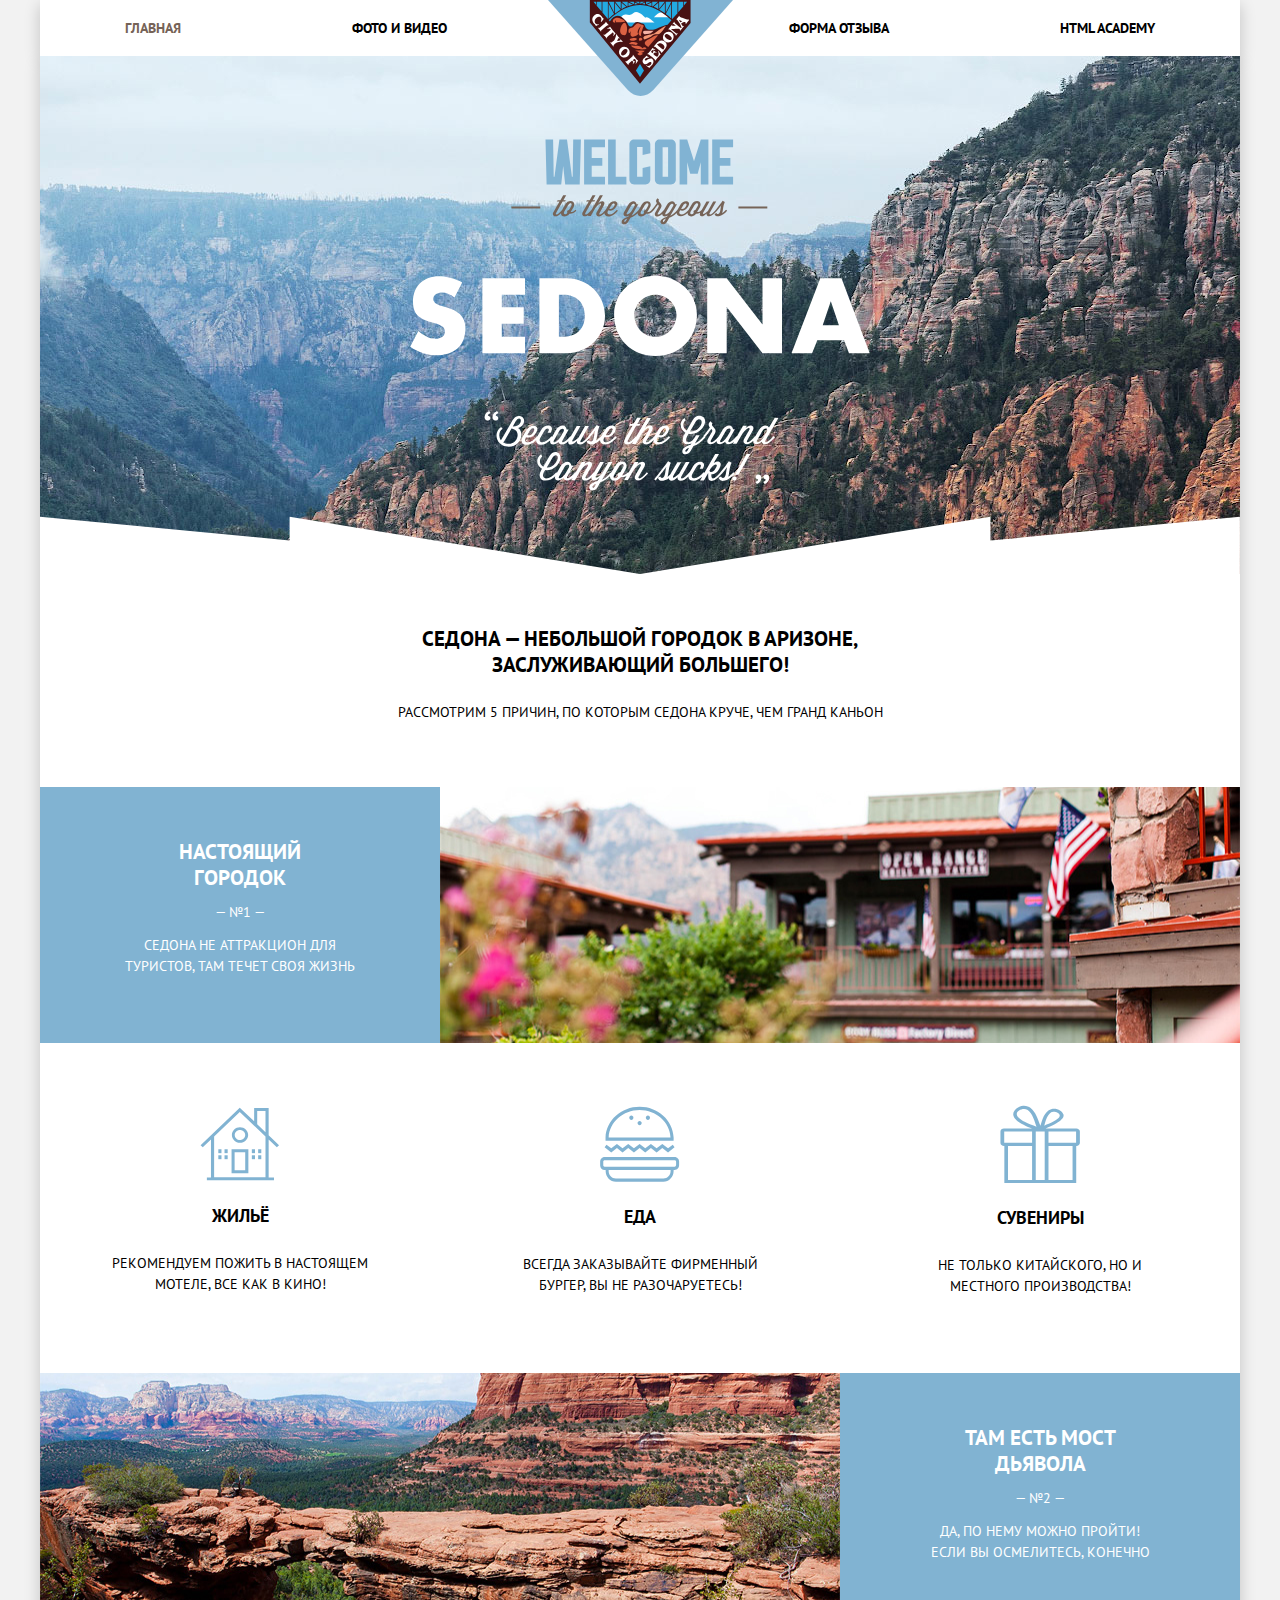
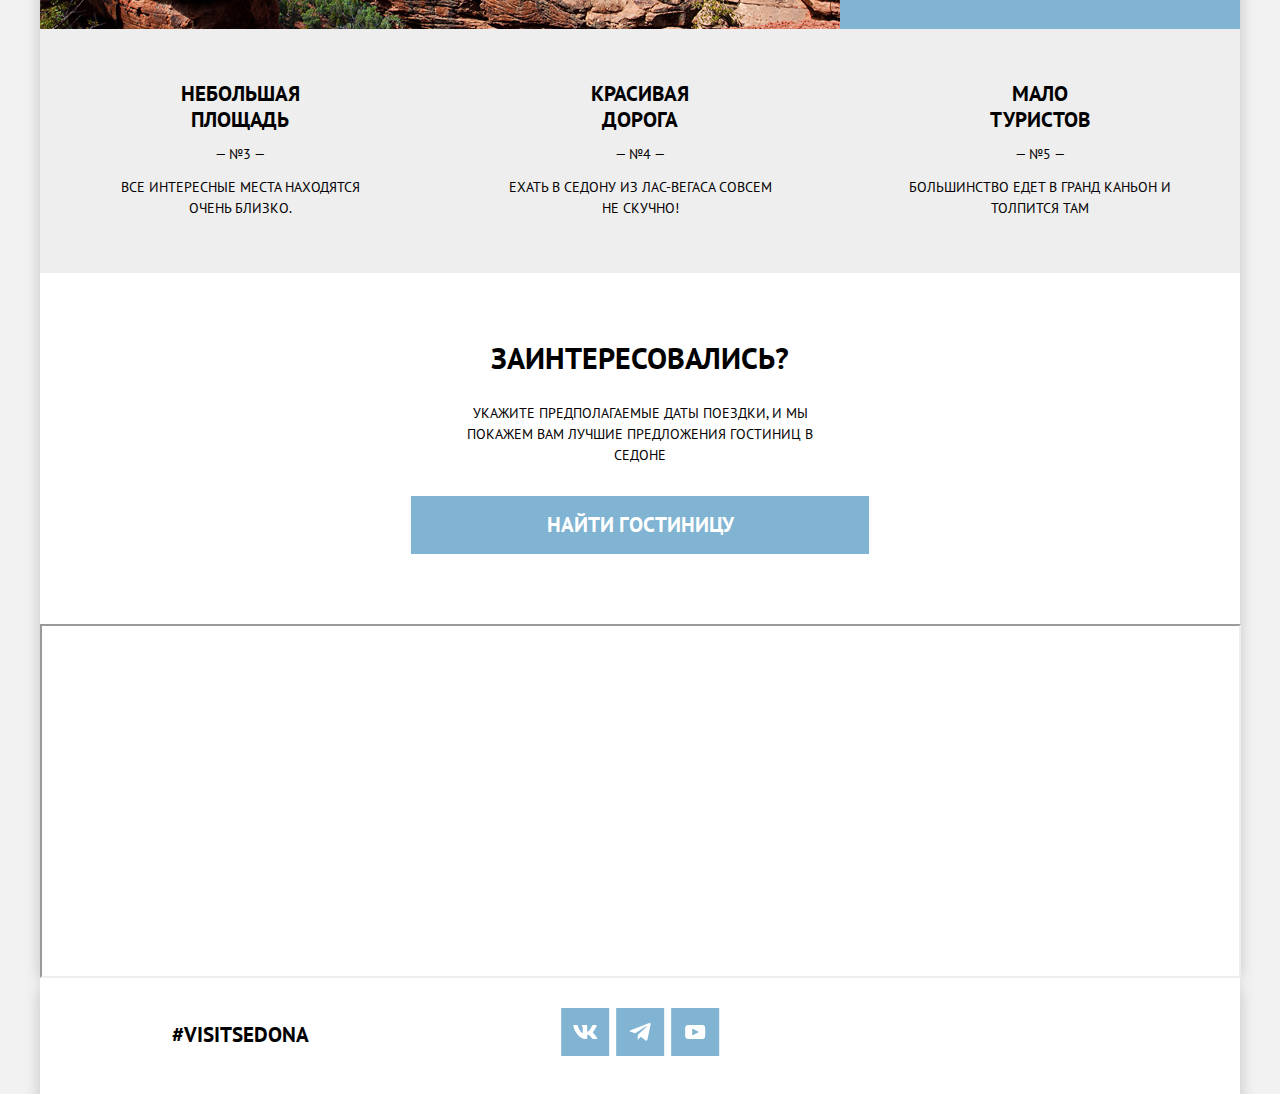
<file: index.html>
<!doctype html>
<html lang="ru">
  <head>
    <meta charset="utf-8">
    <meta name="viewport" content="width=device-width,initial-scale=1">
    <title>Седона — путешествие</title>
    <link rel="stylesheet" href="style.css">
    <link rel="stylesheet" href="global.css">
    <link rel="stylesheet" href="fonts.css">
  </head>
  <body>
    <header class="header">
      <nav class="nav" aria-label="Основное меню">
        <ul class="nav-list">
          <li><a class="nav-list-item-link" href="index.html" style="color: #766357">Главная</a></li>
          <li><a class="nav-list-item-link" href="catalogue.html">Фото и видео</a></li>
          <li><a href="index.html" class="nav-logo"><img src="icons/logo.svg" alt="Логотип Седоны"></a></li>
          <li><a class="nav-list-item-link" href="#reviews">Форма отзыва</a></li>
          <li><a class="nav-list-item-link" href="#academy">HTML Academy</a></li>
        </ul>
      </nav>
    </header>
    <main>
      <!-- главное изображение -->
      <section class="hero">
        <h1 class="visually-hidden">Добро пожаловать в Седону!</h1>
        <div class="hero__media">
          <img src="images/back-desktop.jpg.png" alt="Каньоны и скалы Седоны" class="hero__media-image">
          <img src="icons/textindex.svg.svg" alt="" class="hero__media-text">
          <img src="icons/introtriangle.svg.svg" alt="декоративные треугольники" class="hero__media-triangles">
        </div>
      </section>

      <section class="intro">
        <h2 class="visually-hidden">Седона — небольшой городок в Аризоне, заслуживающий большего!</h2>
        <span class="intro-title">Седона — небольшой городок в Аризоне, заслуживающий большего!</span>
        <span class="intro-text">Рассмотрим 5 причин, по которым Седона круче, чем Гранд Каньон</span>
      </section>

      <!-- список причин -->
      
      <section class="reasons">
        <h2 class="visually-hidden">5 причин посетить Седону</h2>

        <ul class="reasons__list">
          <li class="reasons__list-item">
            <span class="reasons__list-item-title">Настоящий городок</span>
            <span>— №1 —</span>
            <p class="reasons__list-item-text">седона не аттракцион для туристов, ТАМ ТЕЧЕТ СВОЯ ЖИЗНЬ</p>
          </li>
          <li class="reasons__list-item-image">  
            <img src="images/photo-city@1x.png" alt="Улица в Седоне">
          </li>
        </ul>

        <h2 class="visually-hidden">Преимущества Седоны</h2>
        <ul class="features__list">
          <li class="features__list-item">
            <img src="icons/icon-house.svg.svg" alt="Жильё" class="features__list-item-icon">
            <span class="features__list-item-title">Жильё</span>
            <p class="features__list-item-text">Рекомендуем пожить в настоящем мотеле, все как в кино!</p>
          </li>
          <li class="features__list-item">
            <img src="icons/icon-burger.svg.svg" alt="Еда" class="features__list-item-icon">
            <span class="features__list-item-title">Еда</span>
            <p class="features__list-item-text">Всегда заказывайте ФИРМЕННЫЙ БУРГЕР, Вы НЕ разочаруетесь!</p>
          </li>
          <li class="features__list-item">
            <img src="icons/icon-gift.svg.svg" alt="Сувениры" class="features__list-item-icon">
            <span class="features__list-item-title">Сувениры</span>
            <p class="features__list-item-text">Не только китайского, но и местного производства!</p>
          </li>
        </ul>
      </section>
      <section class="reasons">
        <h2 class="visually-hidden">Вторая причина приехать в Седону</h2>
        <ul class="reasons__list">
          <li class="reasons__list-item-image">
            <img src="images/photo-bridge@1x.png" alt="Мост Дьявола" class="reasons__list-item-image">
          </li>
          <li class="reasons__list-item">
            <span class="reasons__list-item-title">ТАМ ЕСТЬ Мост дьявола</span>
            <span>— №2 —</span>
            <p class="reasons__list-item-text">Да, по нему можно пройти! Если вы осмелитесь, конечно</p>
          </li>
        </ul>
        <ul class="advreasons__list">
          <li class="advreasons__list-item">
            <span class="advreasons__list-item-title">Небольшая площадь</span>
            <span>— №3 —</span>
            <p class="advreasons__list-item-text">Все интересные места находятся очень близко.</p>
          </li>
          <li class="advreasons__list-item">
            <span class="advreasons__list-item-title">Красивая дорога</span>
            <span>— №4 —</span>
            <p class="advreasons__list-item-text">ЕХАТЬ В СЕДОНУ ИЗ ЛАС-ВЕГАСА совсем НЕ СКУЧНО!</p>
          </li>
          <li class="advreasons__list-item">
            <span class="advreasons__list-item-title">Мало туристов</span>
            <span>— №5 —</span>
            <p class="advreasons__list-item-text">Большинство едет в гранд каньон и толпится там</p>
          </li>
        </ul>
      </section>

      <!-- - - - - - - - - - - - - - - - - - - - - - - - - - - TO DO BELOW - - - - - - - - - - - - - - - - - - - - - - - - - - -->


      <!-- поиск гостиницы -->
      <section class="booking">
        <h2 class="visually-hidden">Найти гостиницу</h2>

        <span class="booking__title">Заинтересовались?</span>
        <p class="booking__text">Укажите предполагаемые даты поездки, и мы покажем вам лучшие предложения гостиниц в седоне</p>
        <button class="btn" type="button">Найти гостиницу</button>
      </section>

      <!-- карта -->
      <section class="map">
        <h2 class="visually-hidden">Карта Седоны</h2>
        <div class="map__frame" tabindex="0">
          <iframe title="Карта Седоны" width="1200" height="350" loading="lazy"
            src="https://maps.google.com/maps?width=1200&amp;height=350&amp;hl=en&amp;q=Sedona+(SEDONA)&amp;t=&amp;z=7&amp;ie=UTF8&amp;iwloc=B&amp;output=embed">
          </iframe>
        </div>
      </section>
    </main>

    <footer class="footer">
      <section class="footer__inner">
        <h2 class="visually-hidden">Футер</h2>
        <p class="footer__hashtag">#visitSEDONA</p>
        <nav class="social-nav" aria-label="Социальные сети">
          <ul class="social-nav__list">
            <li>
              <a class="social-nav__link" href="#"><img src="icons/footer-vk.svg" alt="ВКонтакте"></a>
            </li>
            <li>
              <a class="social-nav__link" href="#"><img src="icons/footer-tg.svg" alt="Telegram"></a>
            </li>
            <li>
              <a class="social-nav__link" href="#"><img src="icons/footer-yt.svg" alt="YouTube"></a>
            </li>
          </ul>
        </nav>
      </section>
    </footer>
  </body>
</html>
</file>
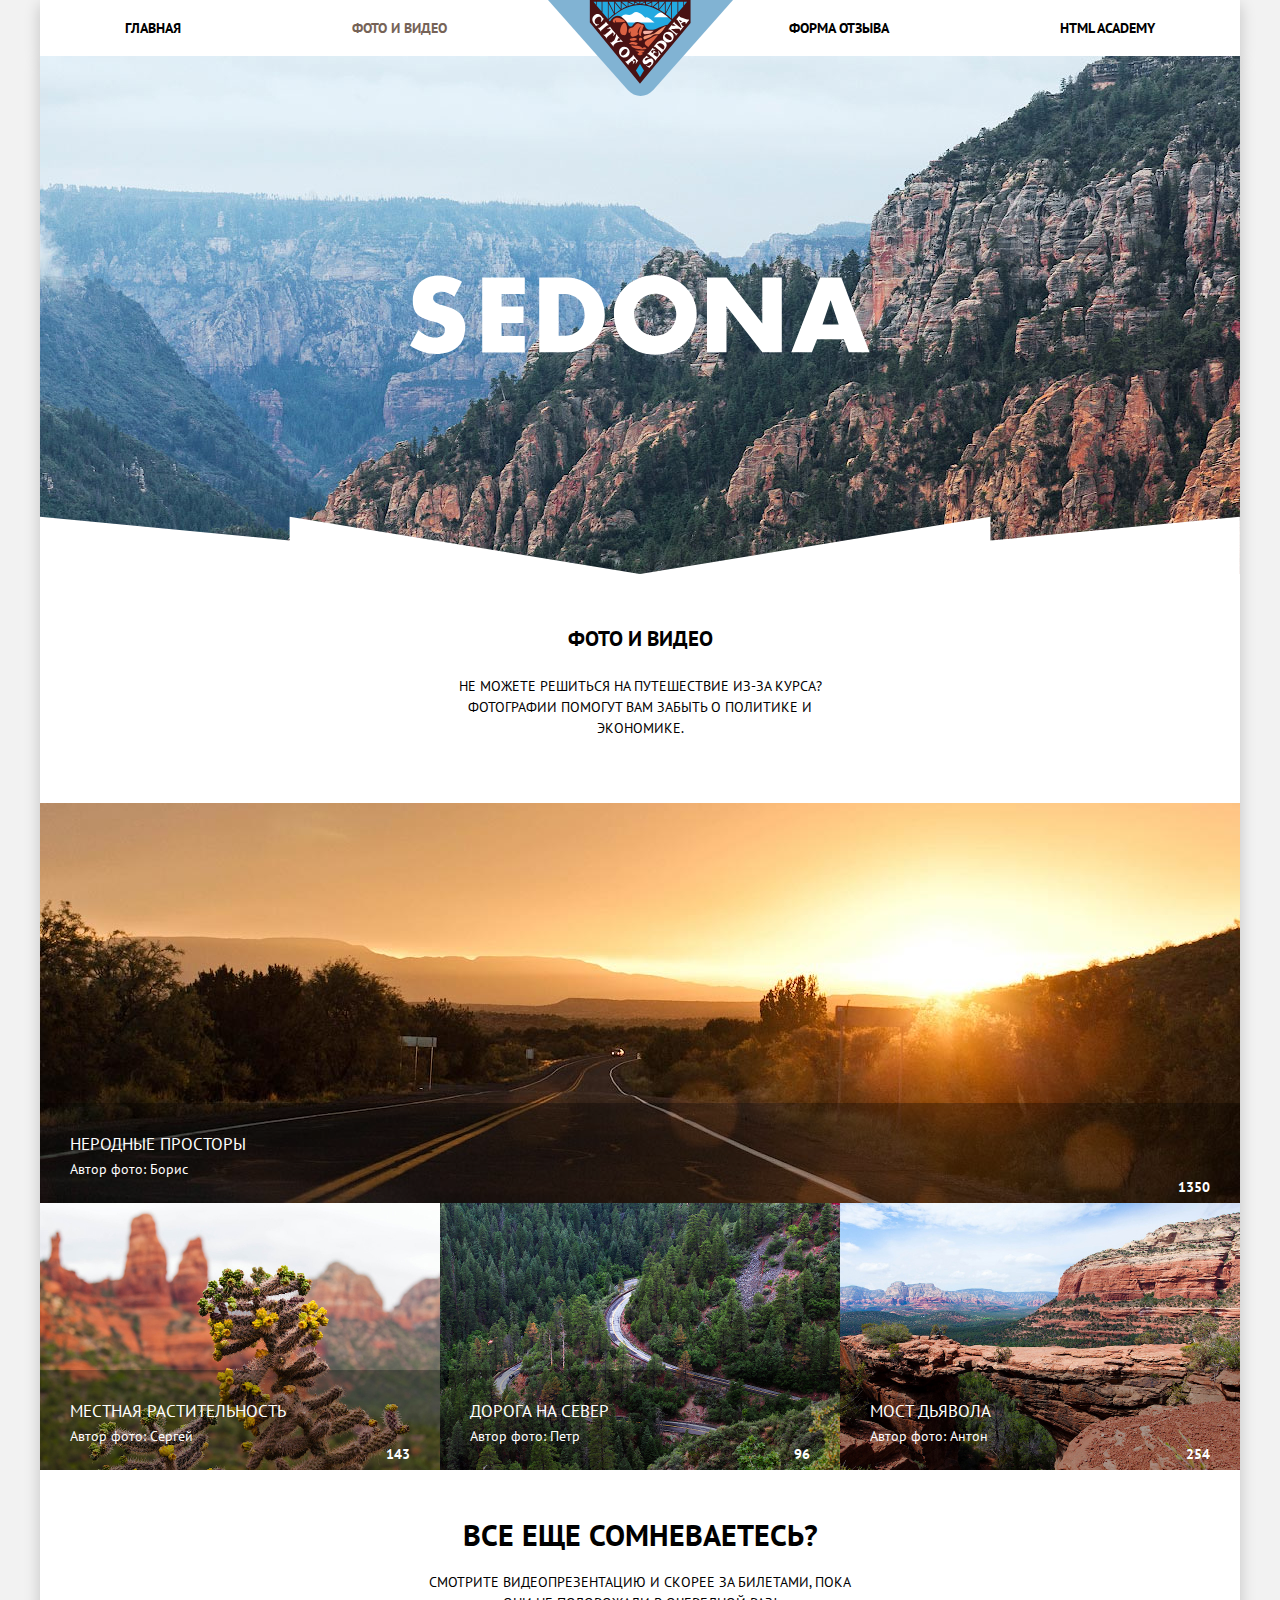
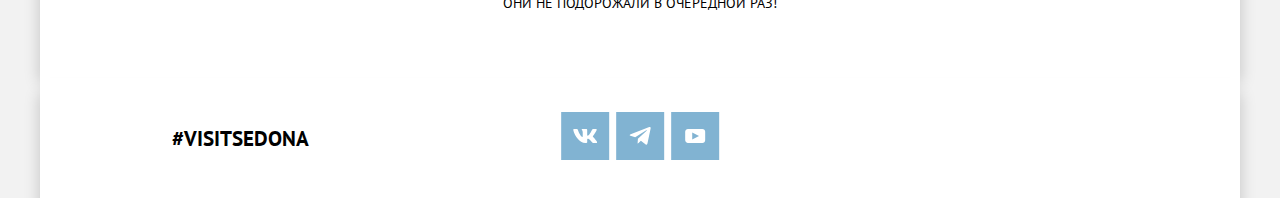
<file: catalogue.html>
<!doctype html>
<html lang="ru">
  <head>
    <meta charset="utf-8">
    <meta name="viewport" content="width=device-width,initial-scale=1">
    <title>Седона — путешествие</title>
    <link rel="stylesheet" href="style.css">
    <link rel="stylesheet" href="global.css">
    <link rel="stylesheet" href="fonts.css">
  </head>
  <body>
    <header class="header">
      <nav class="nav" aria-label="Основное меню">
        <ul class="nav-list">
          <li><a class="nav-list-item-link" href="index.html">Главная</a></li>
          <li><a class="nav-list-item-link" href="catalogue.html" style="color: #766357">Фото и видео</a></li>
          <li><a href="index.html" class="nav-logo"><img src="icons/logo.svg" alt="Логотип Седоны"></a></li>
          <li><a class="nav-list-item-link" href="#reviews">Форма отзыва</a></li>
          <li><a class="nav-list-item-link" href="#academy">HTML Academy</a></li>
        </ul>
      </nav>
    </header>
    <main>
      <!-- главное изображение -->
      <section class="hero">
        <h1 class="visually-hidden">Добро пожаловать в Седону!</h1>
        <div class="hero__media">
          <img src="images/back-desktop.jpg.png" alt="Каньоны и скалы Седоны" class="hero__media-image">
          <img src="icons/text-sedona.svg" alt="" class="hero__media-text">
          <img src="icons/introtriangle.svg.svg" alt="декоративные треугольники" class="hero__media-triangles">
        </div>
      </section>

      <section class="intro">
        <h2 class="visually-hidden">Фото и видео. Седона</h2>
        <span class="intro-title">Фото и видео</span>
        <span class="intro-text" style="width: 430px;">Не можете решиться на путешествие из-за курса? Фотографии помогут вам забыть о политике и экономике.</span>
      </section>

      <section class="gallery">
        <article class="gallery__item" style="grid-area: a;">
          <img src="images/photo-1-desktop.jpg" alt="неродные просторы">
          <figcaption>
            <div class="gallery__caption">НЕРОДНЫЕ ПРОСТОРЫ</div>
            <div class="gallery__author">Автор фото: Борис</div>
            <div class="gallery__likes">1350</div>
          </figcaption>
        </article>
        <article class="gallery__item" style="grid-area: b;">
          <img src="images/photo-cactus-desktop@2x.jpg" alt="Местная растительность">
          <figcaption>
            <div class="gallery__caption">Местная растительность</div>
            <div class="gallery__author">Автор фото: Сергей</div>
            <div class="gallery__likes">143</div>
          </figcaption>
        </article>
        <article class="gallery__item" style="grid-area: c;">
          <img src="images/photo-roads-desktop@2x.jpg" alt="Дорога на север">
          <figcaption>
            <div class="gallery__caption">ДОРОГА НА СЕВЕР</div>
            <div class="gallery__author">Автор фото: Петр</div>
            <div class="gallery__likes">96</div>
          </figcaption>
        </article>
        <article class="gallery__item" style="grid-area: d;">
          <img src="images/photo-4-desktop@2x.jpg" alt="Мост дьявола">
          <figcaption>
            <div class="gallery__caption">МОСТ Дьявола</div>
            <div class="gallery__author">Автор фото: Антон</div>
            <div class="gallery__likes">254</div>
          </figcaption>
        </article>
      </section>

      <section class="middle">
        <h2 class="visually-hidden">Всё ещё сомневаетесь?</h2>
        <span class="middle-title">Все еще сомневаетесь?</span>
        <span class="middle-text" style="width: 430px;">Смотрите видеопрезентацию и скорее за билетами, пока они не подорожали в очередной раз!</span>
      </section>

    </main>

    <footer class="footer">
      <div class="footer__inner">
        <p class="footer__hashtag">#visitSEDONA</p>
        <nav class="social-nav" aria-label="Социальные сети">
          <ul class="social-nav__list">
            <li>
              <a class="social-nav__link" href="#"><img src="icons/footer-vk.svg" alt="ВКонтакте"></a>
            </li>
            <li>
              <a class="social-nav__link" href="#"><img src="icons/footer-tg.svg" alt="Telegram"></a>
            </li>
            <li>
              <a class="social-nav__link" href="#"><img src="icons/footer-yt.svg" alt="YouTube"></a>
            </li>
          </ul>
        </nav>
      </div>
    </footer>
  </body>
</html>
</file>
<file: style.css>
.intro {
  max-width: 1200px;
  height: auto;
  margin: 0 auto;
  padding: 40px 0;
  background-color: white;
  text-align: center;
}

.intro-title,
.intro-text {
  display: block;
  margin: 12px auto;
  width: 600px;
  padding-bottom: 12px;
}

.intro-title {
  font-size: 21px;
  line-height: 26px;
  font-weight: 700;
}

.intro-text {
  font-size: 14px;
  line-height: 21px;
  font-weight: 400;
}

/* ==========================================================================
   REASONS (1,2)
   ========================================================================== */

.reasons__list {
  display: flex;
  flex-direction: row;
}

.reasons__list-item {
  display: flex;
  flex-direction: column;
  justify-content: center;
  text-align: center;
  align-items: center;
  width: 400px;
  height: 256px;
  background-color: #81B3D2;
  color: white;
}

.reasons__list-item-title {
  font-size: 21px;
  line-height: 26px;
  font-weight: 700;
  margin-bottom: 12px;
  max-width: 200px;
}

.reasons__list-item-text {
  font-size: 14px;
  line-height: 21px;
  max-width: 230px;
}

.reasons__list-item-image img {
  width: 800px;
  height: 256px;
  vertical-align: middle;
}

/* ==========================================================================
   FEATURES (жильё еда сувениры)
   ========================================================================== */

.features__list {
  display: flex;
  flex-direction: row;
}

.features__list-item{
  display: flex;
  flex-direction: column;
  text-align: center;
  justify-content: center;
  width: 400px;
  height: 330px;
  background-color: white;
}


.features__list-item-title {
  font-size: 18px;
  line-height: 22px;
  font-weight: 700;
  margin: 12px 0;
}

.features__list-item-text {
  font-size: 14px;
  line-height: 21px;
  font-weight: 400;
  width: 260px;
  align-self: center;
}

.features__list-item img {
  width: 80px;
  height: auto;
  align-self: center;
  margin-bottom: 12px;
}

/* ==========================================================================
   ADVANCED REASONS (3-5)
   ========================================================================== */

.advreasons__list {
  display: flex;
  flex-direction: row;
  margin: 0;
  padding: 0;
  list-style: none;
}

.advreasons__list-item {
  display: flex;
  flex-direction: column;
  justify-content: center;
  text-align: center;
  width: 100%;
  padding: 40px 20px;
  background-color: #EEEEEE;
}

.advreasons__list-item-title {
  font-size: 21px;
  line-height: 26px;
  font-weight: 700;
  margin: 12px 0;
  max-width: 150px;
  align-self: center;
}

.advreasons__list-item-text {
  font-size: 14px;
  line-height: 21px;
  font-weight: 400;
  width: 270px;
  height: auto;
  align-self: center;
}

/* ==========================================================================
   BOOKING
   ========================================================================== */

.booking {
  text-align: center;
  align-items: center;
  padding: 70px 0;
  height: auto;
  background-color: white;
}

.booking__title {
  font-size: 30px;
  line-height: 30px;
  font-weight: 700;
}

.booking__text {
  font-weight: 400;
  font-size: 14px;
  line-height: 21px;
  max-width: 400px;
  padding: 30px 0;
  margin: 0 auto;
}

.btn {
  width: 458px;
  height: 58px;
  border-radius: 0;
  border: 0;
  text-transform: uppercase;
  font-weight: 700;
  font-size: 21px;
  line-height: 26px;
  color: white;
  background-color: #81B3D2;
  font-family: PTSans;
}

.btn:hover {
  background-color: #669EC0;
}

.btn:active {
  color: rgba(255, 255, 255, 0.3);
  background-color: #5496BD;
}

/* ==========================================================================
   FOOTER
   ========================================================================== */

.footer {
  max-width: 1200px;
  height: auto;
  padding: 10px 0;
  margin: 0;
  background-color: #ffffff;
  margin: 0 auto;
  width: 100%;
  box-shadow: 0 15px 15px rgba(0,1,1,.2);
}

.footer__hashtag {
  grid-column: 1;
  grid-row: 1;
  text-align: center;
  font-weight: 700;
  font-size: 21px;
}

.footer__inner {
  display: grid;
  grid-template-columns: repeat(3, 1fr);
  grid-auto-rows: 100px;
  align-items: center;
  justify-content: center;
}

.social-nav__list {
  grid-column: 2;
  grid-row: 1;
  display: flex;
  flex-direction: row;
  justify-content: center;
  align-items: center;
  gap: 6px;
  list-style: none;
}

.social-nav__link {
  width: 48px;
  height: 48px;
}

/* ==========================================================================
   CATALOGUE.HTML
   GALLERY
   ========================================================================== */

.gallery {
  display: grid;
  grid-template-areas:
  "a a a"
  "b c d";
}
  
.gallery__item, .gallery__item-one {
  overflow: hidden;
  position: relative;
}
  
.gallery__item img {
  width: 100%;
  height: auto;
  display: block;
  transition: transform 0.3s;
}

.gallery__item:hover img {
  transform: scale(1.05); 
}
  
figcaption {
  position: absolute;
  bottom: 0;
  left: 0;
  right: 0;
  background: rgba(0, 0, 0, 0.3);
  color: white;
  padding: 30px;
  text-align: left;
  height: 40px;
}
  
.gallery__caption {
  font-size: 1.2em;
  margin-bottom: 5px;
}
  
.gallery__likes img{
  display: unset;
  vertical-align:text-top;
  margin-right: 5px;
  filter: grayscale();
  width: 23px;
  height: auto;
}

.gallery__author {
  text-transform: none;
}

.gallery__likes {
  font-size: 14px; 
  font-weight: 700;
  text-align: right;
}
   
/* ==========================================================================
   MIDDLE
   ========================================================================== */

.middle {
  max-width: 1200px;
  height: auto;
  margin: 0 auto;
  padding: 40px 0;
  background-color: white;
  text-align: center;
}
  
.middle-title,
.middle-text {
  display: block;
  margin: 12px auto;
  width: 600px;
  padding-bottom: 12px;
}
  
.middle-title {
  font-size: 30px;
  line-height: 26px;
  font-weight: 700;
}
  
.middle-text {
  font-size: 14px;
  line-height: 21px;
  font-weight: 400;
}

.hero {
  width: 100%;
}

.map {
  width: 100%;
}

.map__frame {
  max-width: 1197px;
  height: 350px;
  margin: 0;
  padding: 0;
  gap: 0;
}

.map__frame iframe {
  width: 100%;
}
</file>
<file: global.css>
/* ==========================================================================
   GLOBAL STYLES
   ========================================================================== */

ul {
  margin: 0;
  padding: 0;
  list-style: none;
}
  
.visually-hidden {
  position: absolute;
  width: 1px;
  height: 1px;
  margin: -1px;
  border: 0;
  padding: 0;
  white-space: nowrap;
  -webkit-clip-path: inset(0 0 0 0);
          clip-path: inset(0 0 0 0);
  overflow: hidden;
  -webkit-appearance: none;
  -moz-appearance: none;
  -o-appearance:none;
  appearance: none;
}
  
body {
  background-color: #f2f2f2;
  text-transform: uppercase;
  font-family: PTSans;
  font-size: 14px;
  font-weight: 400;
  margin: 0;
  padding: 0;
}
  
main {
  max-width: 1200px;
  margin: 0 auto;
  width: 100%;
  background-color: white;
  box-shadow: 0 5px 15px rgba(0,1,1,.2);
}  

/* ==========================================================================
   NAVIGATION
   ========================================================================== */

.nav {
  position: relative;
  width: 1200px;
  margin: 0 auto;
  line-height: 56px;
  font-weight: 700;
  color: black;
  background-color: white;
  box-shadow: 0 5px 15px rgba(0,1,1,.2);
}
  
.nav-list {
  display: flex;
  flex-wrap: wrap;
  flex-direction: row;
  justify-content: space-around;
  margin: 0;
  padding: 0;
  list-style: none;
}
  
.nav-logo img{
  position: absolute;
  margin: 0 auto;
  left: 0;
  right: 0;
  z-index: 1;
}
  
.nav-list-item-link {
  font-size: 14px;
  color: black;
  text-decoration: none;
}
  
.nav-list-item-link:hover {
  color: #81B3D2;
}
  
.nav-list-item-link:active {
  color: black;
  opacity: 30%;
}
  
/* ==========================================================================
   HERO
   ========================================================================== */
 
.hero {
  position: relative;
  width: 100%;
  z-index: 0;
}
  
.hero__media {
  position: relative;
}
  
.hero__media-image {
  display: block;
  width: 100%;
  height: auto;
}
  
.hero__media-text {
  position: absolute;
  top: 50%;
  left: 50%;
  transform: translate(-50%, -50%);
  z-index: 2;
}
  
.hero__media-triangles {
  position: absolute;
  bottom: 0;
  align-items: center;
  z-index: 2;
}
</file>
<file: fonts.css>
@font-face {
  font-family: PTSans;
  src: url('fonts/PTSans/PTSans-Regular.ttf');
  font-weight: 400;
}
  
@font-face {
  font-weight: 700;
  font-family: PTSans;
  src: url("fonts/PTSans/PTSans-Bold.ttf");
}
</file>
